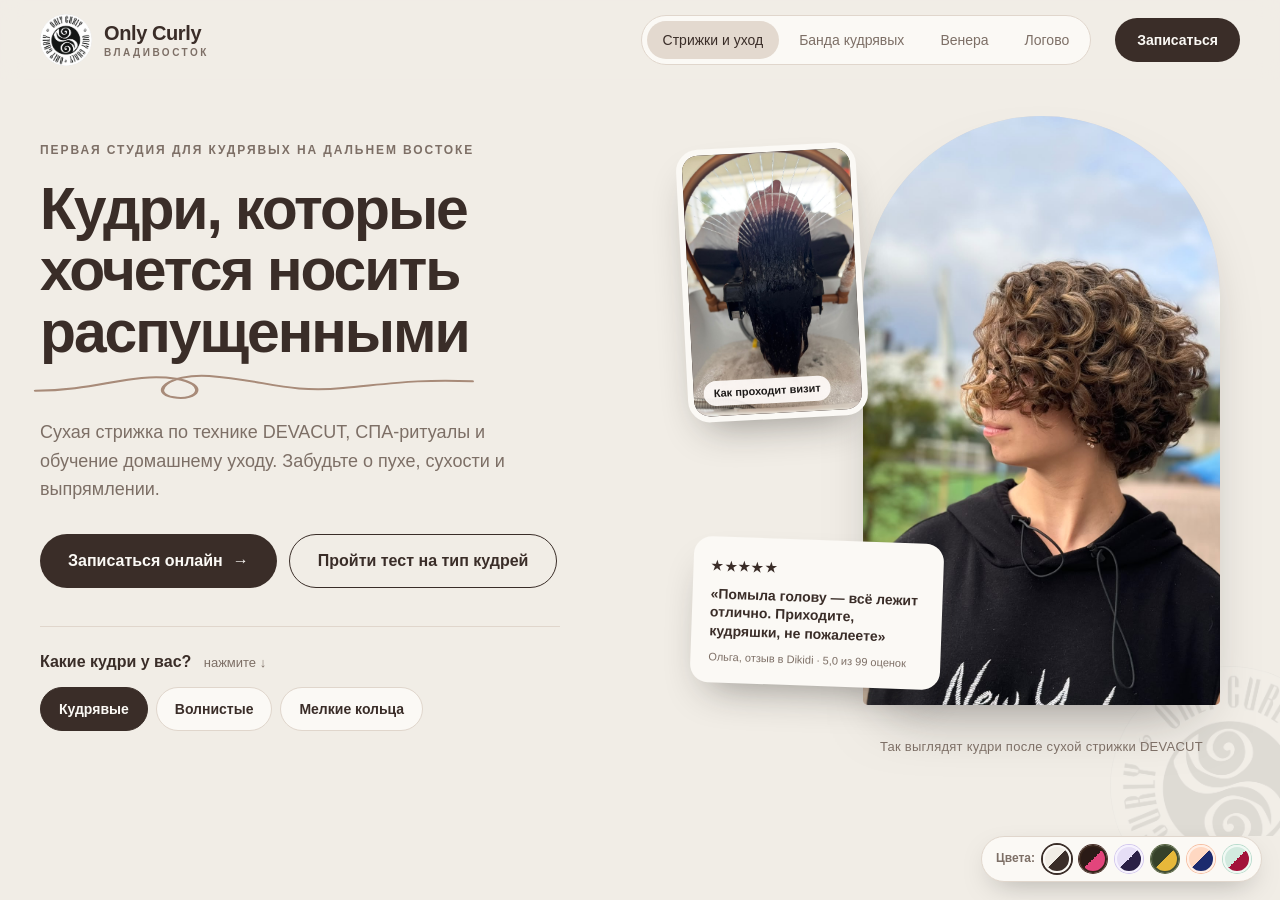
<file: index.html>
<!doctype html>
<html lang="ru">
<head>
  <meta charset="utf-8">
  <meta name="viewport" content="width=device-width, initial-scale=1">
  <meta http-equiv="Content-Security-Policy" content="default-src 'none'; script-src 'self'; style-src 'self' https://fonts.googleapis.com; font-src https://fonts.gstatic.com; img-src 'self' data:; media-src 'self'; base-uri 'none'; form-action 'none'">
  <title>Only Curly — студия для кудрявых волос во Владивостоке</title>
  <meta name="description" content="Only Curly — первая студия для кудрявых и вьющихся волос на Дальнем Востоке. Сухая стрижка по технике DEVACUT, СПА-ритуалы и обучение уходу. Онлайн-запись.">
  <link rel="icon" href="img/client/logo.png">
  <link rel="preconnect" href="https://fonts.googleapis.com">
  <link rel="preconnect" href="https://fonts.gstatic.com" crossorigin>
  <link href="https://fonts.googleapis.com/css2?family=Manrope:wght@400;500;600;700;800&display=swap" rel="stylesheet">
  <link rel="stylesheet" href="style.css?v=7">
</head>
<body>

  <header class="header">
    <div class="container header__in">
      <a href="#top" class="logo"><img src="img/client/logo.png" alt="Логотип Only Curly"><span>Only Curly<small>Владивосток</small></span></a>
      <nav class="worlds" aria-label="Направления">
        <a href="#top" class="active">Стрижки и уход</a>
        <a href="#club">Банда кудрявых</a>
        <a href="#venera">Венера</a>
        <a href="#logovo">Логово</a>
      </nav>
      <a class="btn btn--dark btn--sm" href="https://dikidi.app/onlycurly" target="_blank" rel="noopener">Записаться</a>
    </div>
  </header>

  <main id="top">
    <section class="hero">
      <div class="container hero__in">
        <div class="hero__text">
          <p class="kicker">Первая студия для кудрявых на Дальнем Востоке</p>
          <h1>Кудри, которые хочется носить
            <span class="curl-word"><em>распущенными</em>
              <svg class="curl-line" viewBox="0 0 400 60" preserveAspectRatio="none" aria-hidden="true"><path d="M4 40 C 60 40, 90 12, 130 22 C 160 30, 150 56, 128 50 C 106 44, 122 14, 160 18 C 210 24, 230 44, 280 36 C 320 30, 350 22, 396 26"/></svg>
            </span>
          </h1>
          <p class="lead">Сухая стрижка по технике DEVACUT, СПА-ритуалы и обучение домашнему уходу. Забудьте о пухе, сухости и выпрямлении.</p>
          <div class="hero__row">
            <a class="btn btn--dark" href="https://dikidi.app/onlycurly" target="_blank" rel="noopener">Записаться онлайн <span>→</span></a>
            <button class="btn btn--ghost" type="button" data-quiz>Пройти тест на тип кудрей</button>
          </div>

          <div class="types">
            <p>Какие кудри у вас? <span class="hand">нажмите ↓</span></p>
            <div class="types__row" id="types">
              <button type="button" class="active" data-type="curly">Кудрявые</button>
              <button type="button" data-type="wavy">Волнистые</button>
              <button type="button" data-type="coily">Мелкие кольца</button>
            </div>
          </div>
        </div>

        <div class="hero__media">
          <div class="arch"><img id="type-img" src="img/client/portrait-short.jpg" alt="Клиентка Only Curly с кудрями"></div>
          <p class="arch-note" id="type-note">Так выглядят кудри после сухой стрижки DEVACUT</p>
          <div class="video-card">
            <video src="video/process-full.mp4" autoplay muted loop playsinline preload="metadata" poster="img/client/spa-wash.jpg"></video>
            <span>Как проходит визит</span>
          </div>
          <figure class="review-card">
            <b>★★★★★</b>
            <blockquote>«Помыла голову — всё лежит отлично. Приходите, кудряшки, не пожалеете»</blockquote>
            <figcaption>Ольга, отзыв в Dikidi · 5,0 из 99 оценок</figcaption>
          </figure>
        </div>
      </div>
      <img class="seal" src="img/client/logo.png" alt="" aria-hidden="true">
    </section>
  </main>

  <div class="modal" id="quiz" aria-hidden="true">
    <div class="modal__box">
      <button class="modal__close" type="button" data-close aria-label="Закрыть">×</button>
      <div class="quiz__bar"><i id="quiz-bar"></i></div>
      <div id="quiz-body"></div>
    </div>
  </div>

  <!-- Переключатель палитр: только для выбора, на готовом сайте уберём -->
  <div class="palette" aria-label="Палитра">
    <span>Цвета:</span>
    <button type="button" data-theme="" class="sw-nude active" title="Нюд"></button>
    <button type="button" data-theme="raspberry" class="sw-raspberry" title="Шоколад и малина"></button>
    <button type="button" data-theme="lavender" class="sw-lavender" title="Лаванда и баклажан"></button>
    <button type="button" data-theme="olive" class="sw-olive" title="Оливка и горчица"></button>
    <button type="button" data-theme="peach" class="sw-peach" title="Персик и кобальт"></button>
    <button type="button" data-theme="mint" class="sw-mint" title="Мята и вишня"></button>
  </div>

  <script src="main.js?v=7"></script>
</body>
</html>
</file>
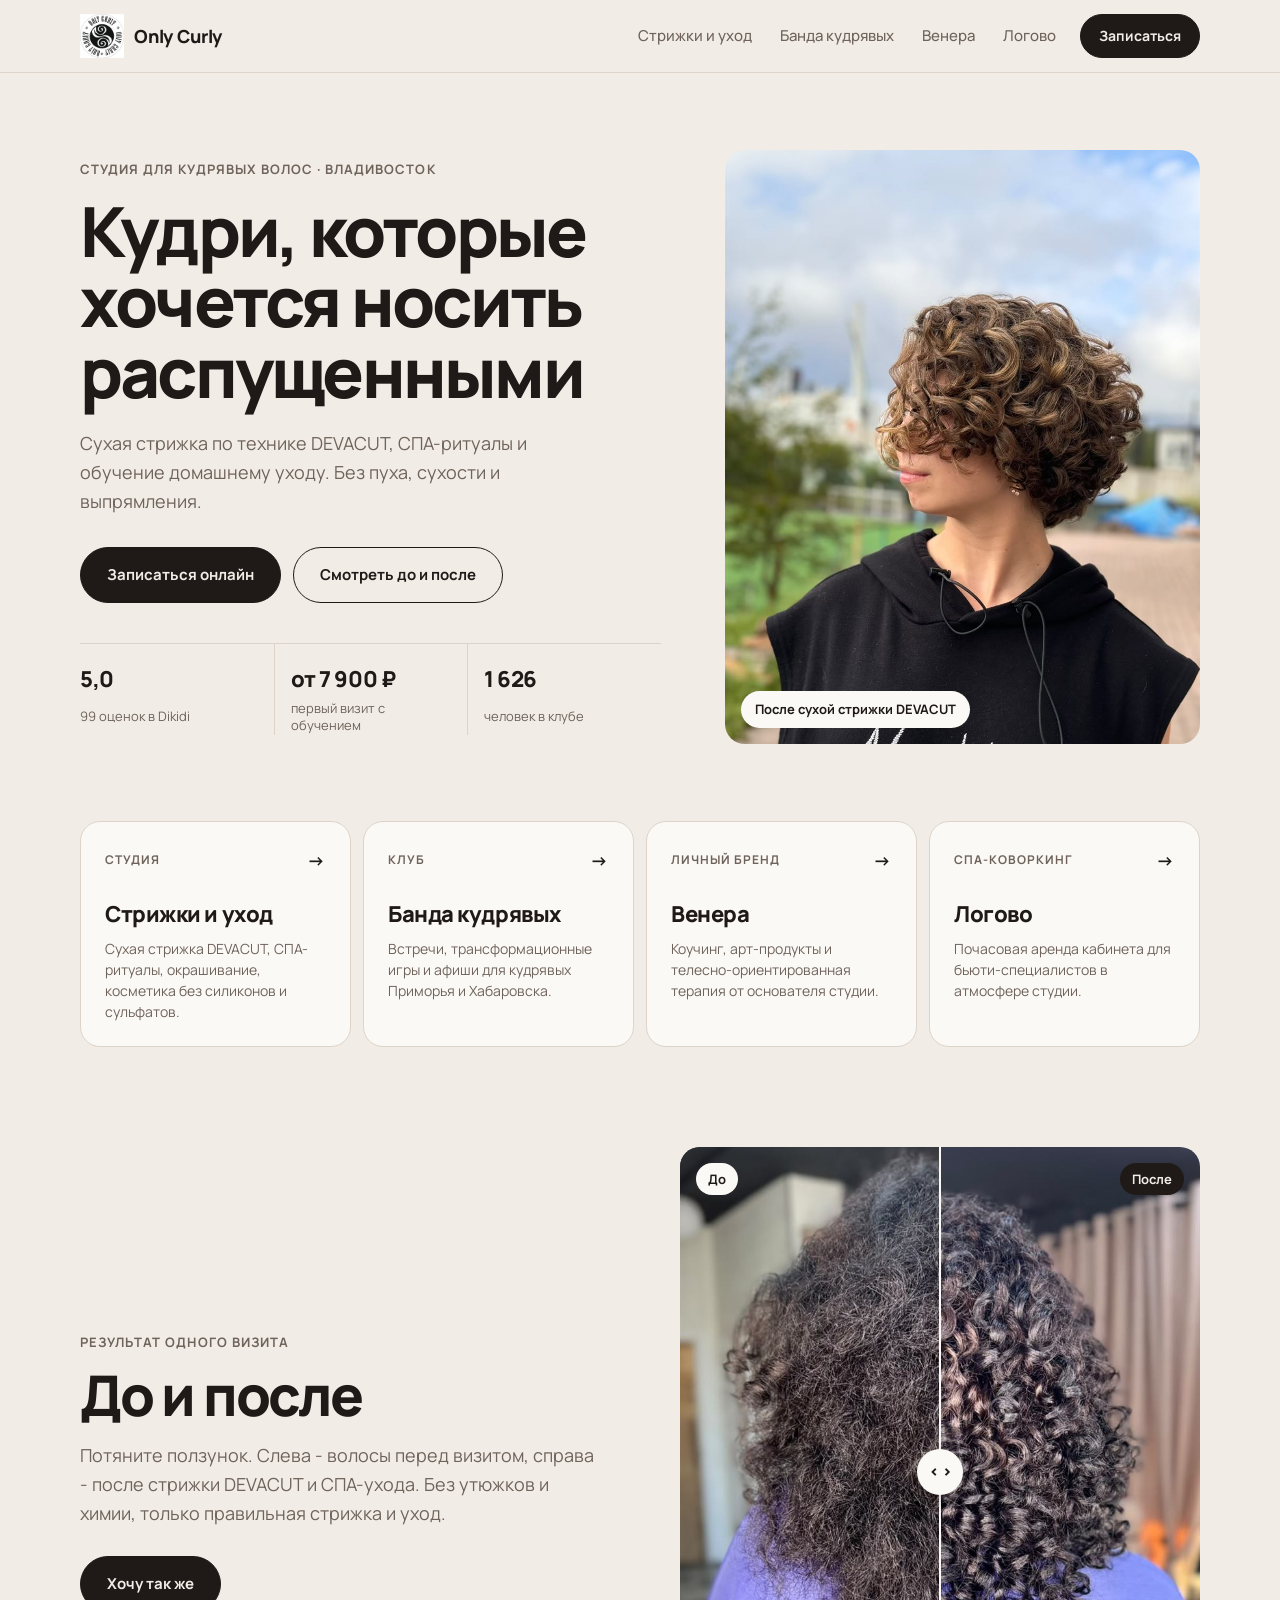
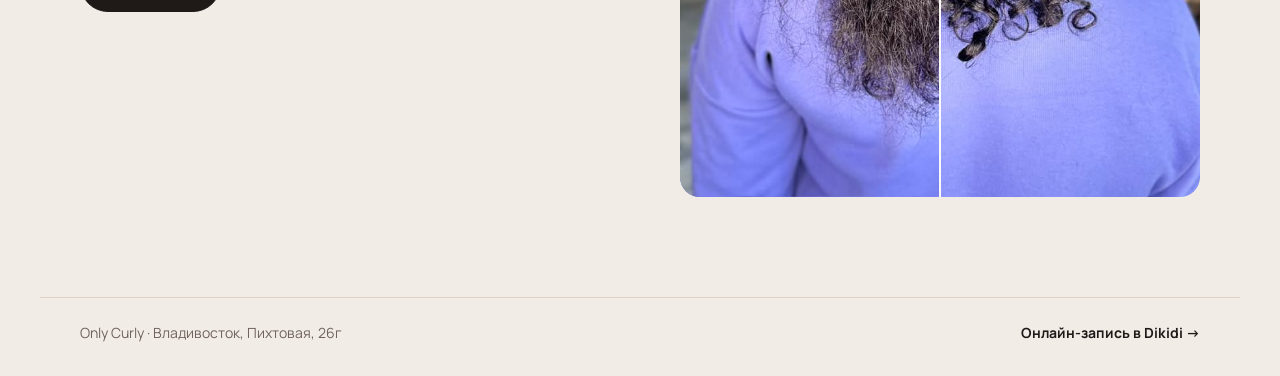
<file: v2/index.html>
<!doctype html>
<html lang="ru">
<head>
  <meta charset="utf-8">
  <meta name="viewport" content="width=device-width, initial-scale=1">
  <title>Only Curly - студия для кудрявых волос во Владивостоке</title>
  <meta name="description" content="Only Curly - студия для кудрявых и вьющихся волос во Владивостоке. Сухая стрижка DEVACUT, СПА-ритуалы, клуб «Банда кудрявых» и спа-коворкинг «Логово».">
  <link rel="icon" href="img/logo.png">
  <link rel="preconnect" href="https://fonts.googleapis.com">
  <link rel="preconnect" href="https://fonts.gstatic.com" crossorigin>
  <link href="https://fonts.googleapis.com/css2?family=Manrope:wght@400;500;700;800&display=swap" rel="stylesheet">
  <link rel="stylesheet" href="style.css">
</head>
<body>

  <header class="header">
    <div class="wrap header-in">
      <a href="#" class="logo">
        <img src="img/logo.png" alt="Логотип Only Curly" width="44" height="44">
        <span>Only Curly</span>
      </a>
      <nav class="nav" id="nav">
        <a href="#services">Стрижки и уход</a>
        <a href="#club">Банда кудрявых</a>
        <a href="#venera">Венера</a>
        <a href="#logovo">Логово</a>
      </nav>
      <a class="btn btn-dark btn-sm" href="https://dikidi.app/onlycurly" target="_blank" rel="noopener">Записаться</a>
      <button class="burger" id="burger" type="button" aria-label="Меню"><span></span><span></span></button>
    </div>
  </header>

  <main>
    <!-- Первый экран -->
    <section class="hero wrap">
      <div class="hero-text">
        <p class="eyebrow">Студия для кудрявых волос · Владивосток</p>
        <h1>Кудри, которые хочется носить распущенными</h1>
        <p class="lead">Сухая стрижка по технике DEVACUT, СПА-ритуалы и обучение домашнему уходу. Без пуха, сухости и выпрямления.</p>
        <div class="hero-btns">
          <a class="btn btn-dark" href="https://dikidi.app/onlycurly" target="_blank" rel="noopener">Записаться онлайн</a>
          <a class="btn btn-line" href="#before-after">Смотреть до и после</a>
        </div>
        <ul class="facts">
          <li><b>5,0</b><span>99 оценок в Dikidi</span></li>
          <li><b>от 7 900 ₽</b><span>первый визит с обучением</span></li>
          <li><b>1 626</b><span>человек в клубе</span></li>
        </ul>
      </div>
      <figure class="hero-photo">
        <img src="img/hero.jpg" alt="Клиентка Only Curly после сухой стрижки" width="900" height="1200" fetchpriority="high">
        <figcaption>После сухой стрижки DEVACUT</figcaption>
      </figure>
    </section>

    <!-- Четыре направления -->
    <section class="worlds wrap" id="services">
      <a class="world" href="#services">
        <span class="world-top"><span class="world-num">Студия</span><i>→</i></span>
        <h2>Стрижки и уход</h2>
        <p>Сухая стрижка DEVACUT, СПА-ритуалы, окрашивание, косметика без силиконов и сульфатов.</p>
      </a>
      <a class="world" href="#club">
        <span class="world-top"><span class="world-num">Клуб</span><i>→</i></span>
        <h2>Банда кудрявых</h2>
        <p>Встречи, трансформационные игры и афиши для кудрявых Приморья и Хабаровска.</p>
      </a>
      <a class="world" href="#venera">
        <span class="world-top"><span class="world-num">Личный бренд</span><i>→</i></span>
        <h2>Венера</h2>
        <p>Коучинг, арт-продукты и телесно-ориентированная терапия от основателя студии.</p>
      </a>
      <a class="world" href="#logovo">
        <span class="world-top"><span class="world-num">Спа-коворкинг</span><i>→</i></span>
        <h2>Логово</h2>
        <p>Почасовая аренда кабинета для бьюти-специалистов в атмосфере студии.</p>
      </a>
    </section>

    <!-- До и после -->
    <section class="ba wrap" id="before-after">
      <div class="ba-text">
        <p class="eyebrow">Результат одного визита</p>
        <h2>До и после</h2>
        <p class="lead">Потяните ползунок. Слева - волосы перед визитом, справа - после стрижки DEVACUT и СПА-ухода. Без утюжков и химии, только правильная стрижка и уход.</p>
        <a class="btn btn-dark" href="https://dikidi.app/onlycurly" target="_blank" rel="noopener">Хочу так же</a>
      </div>
      <div class="ba-box" id="ba">
        <img src="img/after.jpg" alt="После визита в Only Curly" width="800" height="1422" loading="lazy">
        <div class="ba-before" id="ba-before">
          <img src="img/before.jpg" alt="До визита в Only Curly" width="800" height="1422" loading="lazy">
        </div>
        <span class="ba-tag ba-tag-l">До</span>
        <span class="ba-tag ba-tag-r">После</span>
        <div class="ba-handle" id="ba-handle"><span>‹ ›</span></div>
        <input class="ba-range" id="ba-range" type="range" min="0" max="100" value="50" aria-label="Сравнить до и после">
      </div>
    </section>
  </main>

  <footer class="footer wrap">
    <span>Only Curly · Владивосток, Пихтовая, 26г</span>
    <a href="https://dikidi.app/onlycurly" target="_blank" rel="noopener">Онлайн-запись в Dikidi →</a>
  </footer>

  <script src="main.js"></script>
</body>
</html>
</file>
<file: style.css>
/* ===== Only Curly: пудровые шторы, светлый кирпич и чёрный, как в студии ===== */
:root {
  --bg: #F1EDE6;
  --powder: #E3D9CF;
  --ink: #3A2D28;
  --muted: #7D6F66;
  --accent: #A88B79;
  --white: #FBF9F5;
  --line: #E0D6CC;
  --serif: 'Manrope', sans-serif;
  --sans: 'Manrope', sans-serif;
  --hand: 'Manrope', sans-serif;
  --header: rgba(241, 237, 230, .9);
}
* { box-sizing: border-box; margin: 0; padding: 0; }
body { background: var(--bg); color: var(--ink); font-family: var(--sans); line-height: 1.6; -webkit-font-smoothing: antialiased; overflow-x: clip; }
img, video { display: block; max-width: 100%; }
a { color: inherit; text-decoration: none; }
button { font: inherit; color: inherit; background: none; border: 0; cursor: pointer; }
.container { width: min(1200px, 100% - 48px); margin: 0 auto; }
em { font-style: normal; color: inherit; }
.kicker { font-size: 12px; font-weight: 700; letter-spacing: .16em; text-transform: uppercase; color: var(--muted); }

.btn { display: inline-flex; align-items: center; justify-content: center; gap: 10px; height: 54px; padding: 0 28px; border-radius: 999px; font-weight: 600; transition: transform .2s, background .2s; }
.btn span { transition: transform .2s; }
.btn:hover span { transform: translateX(4px); }
.btn--dark { background: var(--btn-bg, var(--ink)); color: var(--btn-fg, var(--white)); }
.btn--dark:hover { filter: brightness(1.15); }
.btn--ghost { border: 1.5px solid var(--ink); }
.btn--ghost:hover { background: var(--ink); color: var(--white); }
.btn--sm { height: 44px; padding: 0 22px; font-size: 14px; }
.btn--wide { width: 100%; }

/* Шапка */
.header { position: sticky; top: 0; z-index: 20; background: var(--header); backdrop-filter: blur(10px); }
.header__in { display: flex; align-items: center; gap: 24px; height: 80px; }
.logo { display: flex; align-items: center; gap: 12px; }
.logo img { width: 52px; height: 52px; border-radius: 50%; transition: transform .8s; }
.logo:hover img { transform: rotate(180deg); }
.logo span { font-family: var(--serif); font-weight: 800; letter-spacing: -.02em; font-size: 20px; line-height: 1; display: flex; flex-direction: column; }
.logo small { font-family: var(--sans); font-size: 10px; letter-spacing: .25em; text-transform: uppercase; color: var(--muted); margin-top: 5px; }
.worlds { display: flex; gap: 4px; margin-left: auto; padding: 5px; border-radius: 999px; background: var(--white); border: 1px solid var(--line); }
.worlds a { padding: 8px 16px; border-radius: 999px; font-size: 14px; font-weight: 500; color: var(--muted); transition: .2s; }
.worlds a:hover { color: var(--ink); }
.worlds a.active { background: var(--btn-bg, var(--powder)); color: var(--btn-fg, var(--ink)); }

/* Первый экран */
.hero { position: relative; padding: 36px 0 80px; overflow: hidden; }
.hero__in { position: relative; z-index: 1; display: grid; grid-template-columns: 1.05fr 1fr; gap: 56px; align-items: center; }
.hero h1 { font-family: var(--serif); font-weight: 800; font-size: clamp(38px, 4.6vw, 64px); line-height: 1.04; letter-spacing: -.035em; margin: 18px 0 26px; }
.curl-word { position: relative; display: inline-block; padding-bottom: 6px; }
.curl-line { position: absolute; left: -2%; bottom: -36px; width: 104%; height: 40px; overflow: visible; }
.curl-line path { fill: none; stroke: var(--accent); stroke-width: 3; stroke-linecap: round; stroke-dasharray: 700; stroke-dashoffset: 700; animation: draw 2.2s .5s cubic-bezier(.6, .1, .3, 1) forwards; }
@keyframes draw { to { stroke-dashoffset: 0; } }
.lead { font-size: 18px; color: var(--muted); max-width: 500px; margin: 50px 0 30px; }
.hero__row { display: flex; gap: 12px; flex-wrap: wrap; }

/* Переключатель типа кудрей */
.types { margin-top: 38px; padding-top: 22px; border-top: 1px solid var(--line); max-width: 520px; }
.types p { font-weight: 600; margin-bottom: 12px; }
.hand { font-size: 13px; color: var(--muted); margin-left: 8px; font-weight: 500; }
.types__row { display: flex; gap: 8px; flex-wrap: wrap; }
.types__row button { padding: 10px 18px; border-radius: 999px; border: 1.5px solid var(--line); background: var(--white); font-size: 14px; font-weight: 600; transition: .2s; }
.types__row button:hover { border-color: var(--ink); }
.types__row button.active { background: var(--btn-bg, var(--ink)); border-color: var(--btn-bg, var(--ink)); color: var(--btn-fg, var(--white)); }

.hero__media { position: relative; height: 640px; }
.arch { position: absolute; right: 20px; top: 0; width: 64%; height: 92%; border-radius: 999px 999px 28px 28px; overflow: hidden; box-shadow: 0 30px 60px -30px rgba(29, 26, 25, .5); background: var(--powder); }
.arch img { width: 100%; height: 100%; object-fit: cover; transition: opacity .35s, transform .6s; }
.arch img.swap { opacity: 0; transform: scale(1.04); }
.arch-note { position: absolute; right: 20px; bottom: 0; width: 64%; text-align: center; font-size: 13px; color: var(--muted); line-height: 1.4; letter-spacing: .02em; }
.video-card { position: absolute; left: 0; top: 30px; width: 180px; border-radius: 22px; overflow: hidden; border: 6px solid var(--white); box-shadow: 0 20px 40px -18px rgba(29, 26, 25, .45); background: var(--ink); transform: rotate(-3deg); }
.video-card video { width: 100%; aspect-ratio: 9 / 14; object-fit: cover; }
.video-card span { position: absolute; left: 10px; bottom: 10px; padding: 4px 10px; border-radius: 999px; background: rgba(255, 251, 249, .92); font-size: 11px; font-weight: 700; }
.review-card { position: absolute; left: 10px; bottom: 70px; width: 250px; padding: 16px 18px; border-radius: 18px; background: var(--white); box-shadow: 0 20px 40px -18px rgba(29, 26, 25, .45); transform: rotate(2deg); }
.review-card b { color: var(--ink); letter-spacing: .1em; font-size: 13px; }
.review-card blockquote { font-family: var(--serif); font-weight: 600; font-size: 14px; line-height: 1.35; margin: 6px 0 8px; }
.review-card figcaption { font-size: 11px; color: var(--muted); }

.seal { position: absolute; right: -70px; bottom: -70px; width: 240px; height: 240px; border-radius: 50%; opacity: .08; animation: spin 40s linear infinite; pointer-events: none; }
@keyframes spin { to { transform: rotate(360deg); } }

/* Окно теста */
.modal { position: fixed; inset: 0; z-index: 50; background: rgba(29, 26, 25, .55); display: flex; align-items: center; justify-content: center; padding: 20px; opacity: 0; visibility: hidden; transition: .3s; }
.modal.open { opacity: 1; visibility: visible; }
.modal__box { position: relative; width: min(540px, 100%); max-height: calc(100vh - 40px); overflow-y: auto; background: var(--bg); border-radius: 26px; padding: 34px; }
.modal__close { position: absolute; right: 16px; top: 14px; width: 40px; height: 40px; border-radius: 50%; background: var(--white); font-size: 26px; line-height: 1; }
.modal h3 { font-family: var(--serif); font-weight: 800; letter-spacing: -.02em; font-size: 24px; line-height: 1.15; margin: 8px 0 18px; }
.quiz__bar { height: 6px; border-radius: 3px; background: var(--line); margin: 6px 50px 24px 0; overflow: hidden; }
.quiz__bar i { display: block; height: 100%; width: 0; background: var(--accent); transition: width .35s; }
.q-opts { display: grid; gap: 10px; }
.q-opt { text-align: left; padding: 15px 18px; border-radius: 16px; border: 1.5px solid var(--line); background: var(--white); font-weight: 500; transition: .2s; }
.q-opt:hover { border-color: var(--ink); transform: translateX(4px); }
.q-opt small { display: block; color: var(--muted); font-weight: 400; font-size: 13px; }
.q-back { margin-top: 14px; font-size: 14px; color: var(--muted); }
.result { display: grid; grid-template-columns: 130px 1fr; gap: 18px; align-items: center; margin-bottom: 20px; }
.result img { width: 130px; height: 170px; object-fit: cover; border-radius: 999px 999px 14px 14px; }
.result b { font-family: var(--serif); font-weight: 800; letter-spacing: -.02em; font-size: 30px; color: var(--ink); display: block; line-height: 1.1; }
.result p { color: var(--muted); margin-top: 8px; font-size: 15px; }

@media (max-width: 1080px) { .worlds { display: none; } .header .btn--sm { margin-left: auto; } }
@media (max-width: 860px) {
  .container { width: calc(100% - 32px); }
  .header__in { height: 68px; }
  .logo img { width: 44px; height: 44px; }
  .hero { padding: 10px 0 60px; }
  .hero__in { grid-template-columns: 1fr; gap: 34px; }
  .hero__media { height: 500px; order: -1; }
  .arch { width: 72%; right: 0; height: 90%; }
  .arch-note { right: 0; width: 72%; font-size: 12px; }
  .video-card { width: 120px; top: 14px; border-width: 4px; }
  .review-card { display: none; }
  .review-card blockquote { font-size: 13px; }
  .lead { font-size: 15px; }
  .seal { display: none; }
  .modal { padding: 0; align-items: flex-end; }
  .modal__box { border-radius: 26px 26px 0 0; padding: 28px 20px; }
}
@media (prefers-reduced-motion: reduce) {
  *, *::before, *::after { animation: none !important; transition: none !important; }
  .curl-line path { stroke-dashoffset: 0; }
}

/* ===== Палитры: смелые сочетания для выбора ===== */
body, .header, .worlds, .types__row button, .review-card, .modal__box { transition: background-color .4s, color .4s, border-color .4s; }
.arch { background: var(--powder); }

/* Шоколад и малина */
[data-theme="raspberry"] { --bg: #2A1A16; --powder: #3E2621; --ink: #F8ECE3; --muted: #C7AFA4; --accent: #E2457C; --white: #352219; --line: #4A3029; --header: rgba(42, 26, 22, .9); --btn-bg: #E2457C; --btn-fg: #fff; }
/* Лаванда и баклажан */
[data-theme="lavender"] { --bg: #E6DEF6; --powder: #CFC1F0; --ink: #2A1F45; --muted: #5E5480; --accent: #6E4FD8; --white: #F6F2FE; --line: #D2C7EE; --header: rgba(230, 222, 246, .9); --btn-bg: #2A1F45; --btn-fg: #F6F2FE; }
/* Оливка и горчица */
[data-theme="olive"] { --bg: #36412A; --powder: #4A5838; --ink: #F3EDD3; --muted: #C6C2A2; --accent: #E6B83A; --white: #414E33; --line: #56643F; --header: rgba(54, 65, 42, .9); --btn-bg: #E6B83A; --btn-fg: #26301C; }
/* Персик и кобальт */
[data-theme="peach"] { --bg: #FFD8C2; --powder: #FFBE9C; --ink: #1B2A6E; --muted: #4B5794; --accent: #1B2A6E; --white: #FFF0E7; --line: #F6BFA2; --header: rgba(255, 216, 194, .9); --btn-bg: #1B2A6E; --btn-fg: #FFF0E7; }
/* Мята и вишня */
[data-theme="mint"] { --bg: #D2EADF; --powder: #B2DAC9; --ink: #4B1022; --muted: #7A4252; --accent: #A3123A; --white: #F0F9F4; --line: #B9DCCD; --header: rgba(210, 234, 223, .9); --btn-bg: #A3123A; --btn-fg: #F0F9F4; }

[data-theme="raspberry"] .logo img, [data-theme="olive"] .logo img, [data-theme="raspberry"] .seal, [data-theme="olive"] .seal { filter: invert(1); }
[data-theme="raspberry"] .btn--ghost, [data-theme="olive"] .btn--ghost { border-color: var(--ink); }

.palette { position: fixed; right: 18px; bottom: 18px; z-index: 40; display: flex; align-items: center; gap: 8px; padding: 8px 10px 8px 14px; border-radius: 999px; background: var(--white); border: 1px solid var(--line); box-shadow: 0 10px 30px -12px rgba(0, 0, 0, .35); font-size: 12px; font-weight: 700; color: var(--muted); }
.palette button { width: 28px; height: 28px; border-radius: 50%; border: 2px solid var(--white); box-shadow: 0 0 0 1px var(--line); cursor: pointer; transition: transform .2s; }
.palette button:hover { transform: scale(1.12); }
.palette button.active { box-shadow: 0 0 0 2px var(--ink); }
.sw-nude { background: linear-gradient(135deg, #F1EDE6 50%, #3A2D28 50%); }
.sw-raspberry { background: linear-gradient(135deg, #2A1A16 50%, #E2457C 50%); }
.sw-lavender { background: linear-gradient(135deg, #E6DEF6 50%, #2A1F45 50%); }
.sw-olive { background: linear-gradient(135deg, #36412A 50%, #E6B83A 50%); }
.sw-peach { background: linear-gradient(135deg, #FFD8C2 50%, #1B2A6E 50%); }
.sw-mint { background: linear-gradient(135deg, #D2EADF 50%, #A3123A 50%); }
.video-card span { color: #1D1A19; }
@media (max-width: 600px) { .palette span { display: none; } .palette { gap: 6px; padding: 6px; } .palette button { width: 24px; height: 24px; } }
</file>
<file: v2/style.css>
/* Only Curly: нюдовый фон, чёрный как логотип, один шрифт Manrope, ровная сетка */
:root {
  --bg: #F1EDE6;
  --card: #FBF9F5;
  --ink: #1F1A18;
  --muted: #6F635B;
  --line: #DDD3C8;
  --font: 'Manrope', system-ui, sans-serif;
  --radius: 20px;
}

* { box-sizing: border-box; margin: 0; padding: 0; }
html { scroll-behavior: smooth; }
body {
  background: var(--bg);
  color: var(--ink);
  font: 16px/1.6 var(--font);
  -webkit-font-smoothing: antialiased;
}
img { display: block; max-width: 100%; height: auto; }
a { color: inherit; text-decoration: none; }

.wrap { max-width: 1200px; margin: 0 auto; padding: 0 clamp(16px, 4vw, 40px); }

/* ---------- Кнопки ---------- */
.btn {
  display: inline-flex; align-items: center; justify-content: center;
  padding: 15px 26px; border-radius: 999px;
  font-weight: 700; font-size: 15px;
  border: 1.5px solid var(--ink);
  transition: background .2s, color .2s, transform .2s;
}
.btn:hover { transform: translateY(-2px); }
.btn-dark { background: var(--ink); color: var(--bg); }
.btn-dark:hover { background: #3a322e; }
.btn-line { background: transparent; color: var(--ink); }
.btn-line:hover { background: var(--ink); color: var(--bg); }
.btn-sm { padding: 10px 18px; font-size: 14px; }

/* ---------- Шапка ---------- */
.header {
  position: sticky; top: 0; z-index: 10;
  background: rgba(241, 237, 230, .92);
  backdrop-filter: blur(10px);
  border-bottom: 1px solid var(--line);
}
.header-in { display: flex; align-items: center; gap: 24px; height: 72px; }
.logo { display: flex; align-items: center; gap: 10px; font-weight: 800; font-size: 18px; letter-spacing: -.01em; }
.logo img { width: 44px; height: 44px; }
.nav { display: flex; gap: 28px; margin-left: auto; font-size: 15px; font-weight: 500; }
.nav a { color: var(--muted); transition: color .2s; }
.nav a:hover { color: var(--ink); }
.burger { display: none; }

/* ---------- Первый экран ---------- */
.hero {
  display: grid;
  grid-template-columns: 1.1fr .9fr;
  gap: clamp(32px, 5vw, 72px);
  align-items: center;
  padding-top: clamp(40px, 6vw, 80px);
  padding-bottom: clamp(40px, 6vw, 80px);
}
.eyebrow { font-size: 13px; font-weight: 700; letter-spacing: .08em; text-transform: uppercase; color: var(--muted); }
h1 {
  font-weight: 800;
  font-size: clamp(38px, 5.4vw, 72px);
  line-height: 1.02;
  letter-spacing: -.04em;
  margin: 16px 0 22px;
  text-wrap: balance;
}
.lead { color: var(--muted); font-size: 18px; max-width: 520px; }
.hero-btns { display: flex; flex-wrap: wrap; gap: 12px; margin: 32px 0 40px; }

.facts { list-style: none; display: grid; grid-template-columns: repeat(3, 1fr); border-top: 1px solid var(--line); }
.facts li { padding: 18px 16px 0 0; display: grid; gap: 2px; }
.facts li + li { padding-left: 16px; border-left: 1px solid var(--line); }
.facts b { font-size: 22px; font-weight: 800; letter-spacing: -.02em; }
.facts span { font-size: 13px; color: var(--muted); line-height: 1.35; }

.hero-photo { position: relative; border-radius: var(--radius); overflow: hidden; aspect-ratio: 4 / 5; }
.hero-photo img { width: 100%; height: 100%; object-fit: cover; object-position: 50% 30%; }
.hero-photo figcaption {
  position: absolute; left: 16px; bottom: 16px;
  background: var(--card); color: var(--ink);
  padding: 8px 14px; border-radius: 999px;
  font-size: 13px; font-weight: 700;
}

/* ---------- Четыре направления ---------- */
.worlds { display: grid; grid-template-columns: repeat(4, 1fr); gap: 12px; padding-bottom: clamp(56px, 8vw, 100px); }
.world {
  display: flex; flex-direction: column; gap: 10px;
  padding: 24px; border-radius: var(--radius);
  background: var(--card); border: 1px solid var(--line);
  transition: background .25s, color .25s, transform .25s;
}
.world-top { display: flex; justify-content: space-between; align-items: center; font-size: 12px; font-weight: 700; letter-spacing: .08em; text-transform: uppercase; color: var(--muted); }
.world-top i { font-style: normal; font-size: 18px; color: var(--ink); transition: transform .25s; }
.world h2 { font-size: 22px; font-weight: 800; letter-spacing: -.02em; line-height: 1.15; margin-top: 18px; }
.world p { font-size: 14px; color: var(--muted); line-height: 1.5; }
.world:hover { background: var(--ink); color: var(--bg); transform: translateY(-4px); }
.world:hover .world-top, .world:hover p { color: rgba(241, 237, 230, .7); }
.world:hover .world-top i { color: var(--bg); transform: translateX(4px); }

/* ---------- До и после ---------- */
.ba {
  display: grid; grid-template-columns: 1fr 1fr; gap: clamp(32px, 5vw, 72px); align-items: center;
  padding-bottom: clamp(56px, 8vw, 100px);
}
.ba h2 { font-size: clamp(34px, 4.4vw, 56px); font-weight: 800; letter-spacing: -.04em; line-height: 1.02; margin: 14px 0 18px; }
.ba .lead { margin-bottom: 28px; }

.ba-box {
  --pos: 50%;
  position: relative; border-radius: var(--radius); overflow: hidden;
  aspect-ratio: 4 / 5; max-width: 520px; width: 100%; justify-self: end;
  user-select: none; touch-action: pan-y;
}
.ba-box img { position: absolute; inset: 0; width: 100%; height: 100%; object-fit: cover; object-position: 50% 40%; }
.ba-before { position: absolute; inset: 0; clip-path: inset(0 calc(100% - var(--pos)) 0 0); }
.ba-tag {
  position: absolute; top: 16px; z-index: 2;
  background: var(--card); padding: 6px 12px; border-radius: 999px;
  font-size: 13px; font-weight: 700;
}
.ba-tag-l { left: 16px; }
.ba-tag-r { right: 16px; background: var(--ink); color: var(--bg); }
.ba-handle {
  position: absolute; top: 0; bottom: 0; left: var(--pos); z-index: 2;
  width: 2px; background: var(--card); transform: translateX(-1px); pointer-events: none;
}
.ba-handle span {
  position: absolute; top: 50%; left: 50%; transform: translate(-50%, -50%);
  width: 46px; height: 46px; border-radius: 50%;
  background: var(--card); color: var(--ink);
  display: grid; place-items: center; font-weight: 800; font-size: 16px;
  box-shadow: 0 6px 20px rgba(31, 26, 24, .25);
}
.ba-range {
  position: absolute; inset: 0; z-index: 3; width: 100%; height: 100%;
  opacity: 0; cursor: ew-resize; margin: 0;
}
.ba-range:focus-visible + .ba-handle span, .ba-box:focus-within .ba-handle span { outline: 2px solid var(--ink); }

/* ---------- Подвал ---------- */
.footer {
  display: flex; justify-content: space-between; flex-wrap: wrap; gap: 12px;
  padding-top: 24px; padding-bottom: 32px;
  border-top: 1px solid var(--line); font-size: 14px; color: var(--muted);
}
.footer a { color: var(--ink); font-weight: 700; }

/* ---------- Планшет ---------- */
@media (max-width: 960px) {
  .worlds { grid-template-columns: repeat(2, 1fr); }
  .nav { gap: 18px; font-size: 14px; }
}

/* ---------- Телефон ---------- */
@media (max-width: 760px) {
  .header-in { height: 64px; gap: 12px; }
  .header-in > .btn { margin-left: auto; }
  .nav {
    position: absolute; top: 64px; left: 0; right: 0;
    flex-direction: column; gap: 0; margin: 0;
    background: var(--bg); border-bottom: 1px solid var(--line);
    display: none;
  }
  .nav.open { display: flex; }
  .nav a { padding: 16px clamp(16px, 4vw, 40px); border-top: 1px solid var(--line); color: var(--ink); font-size: 16px; }
  .burger {
    display: grid; gap: 5px; place-content: center;
    width: 42px; height: 42px; border: 1px solid var(--line); border-radius: 50%;
    background: var(--card); cursor: pointer;
  }
  .burger span { width: 16px; height: 1.5px; background: var(--ink); }

  .hero { grid-template-columns: 1fr; padding-top: 28px; }
  .hero-photo { order: -1; aspect-ratio: 4 / 4.2; }
  .lead { font-size: 16px; }
  .hero-btns .btn { flex: 1 1 100%; }
  .facts b { font-size: 18px; }
  .facts span { font-size: 12px; }
  .facts li + li { padding-left: 10px; }

  .worlds { grid-template-columns: 1fr; }
  .world h2 { margin-top: 8px; }

  .ba { grid-template-columns: 1fr; }
  .ba-box { justify-self: stretch; max-width: none; }
}

@media (prefers-reduced-motion: reduce) {
  * { transition: none !important; scroll-behavior: auto !important; }
}
</file>
